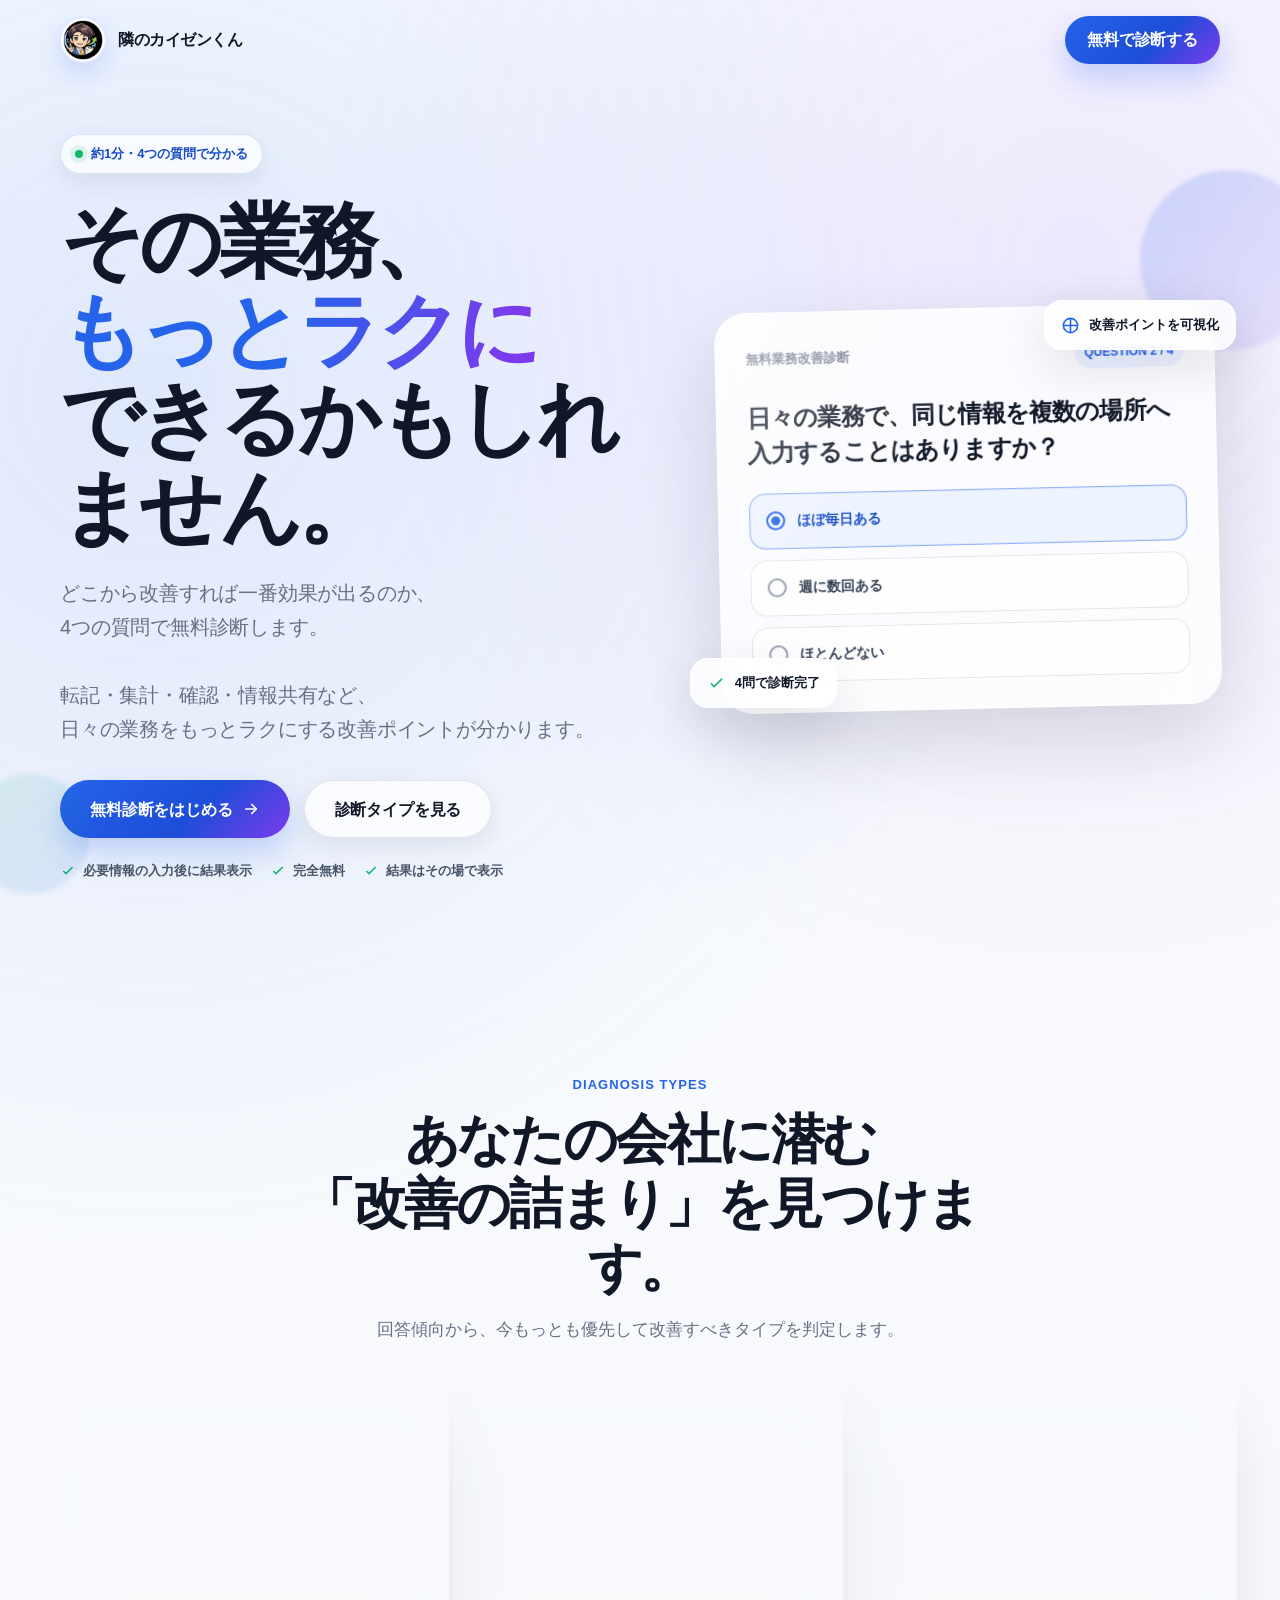
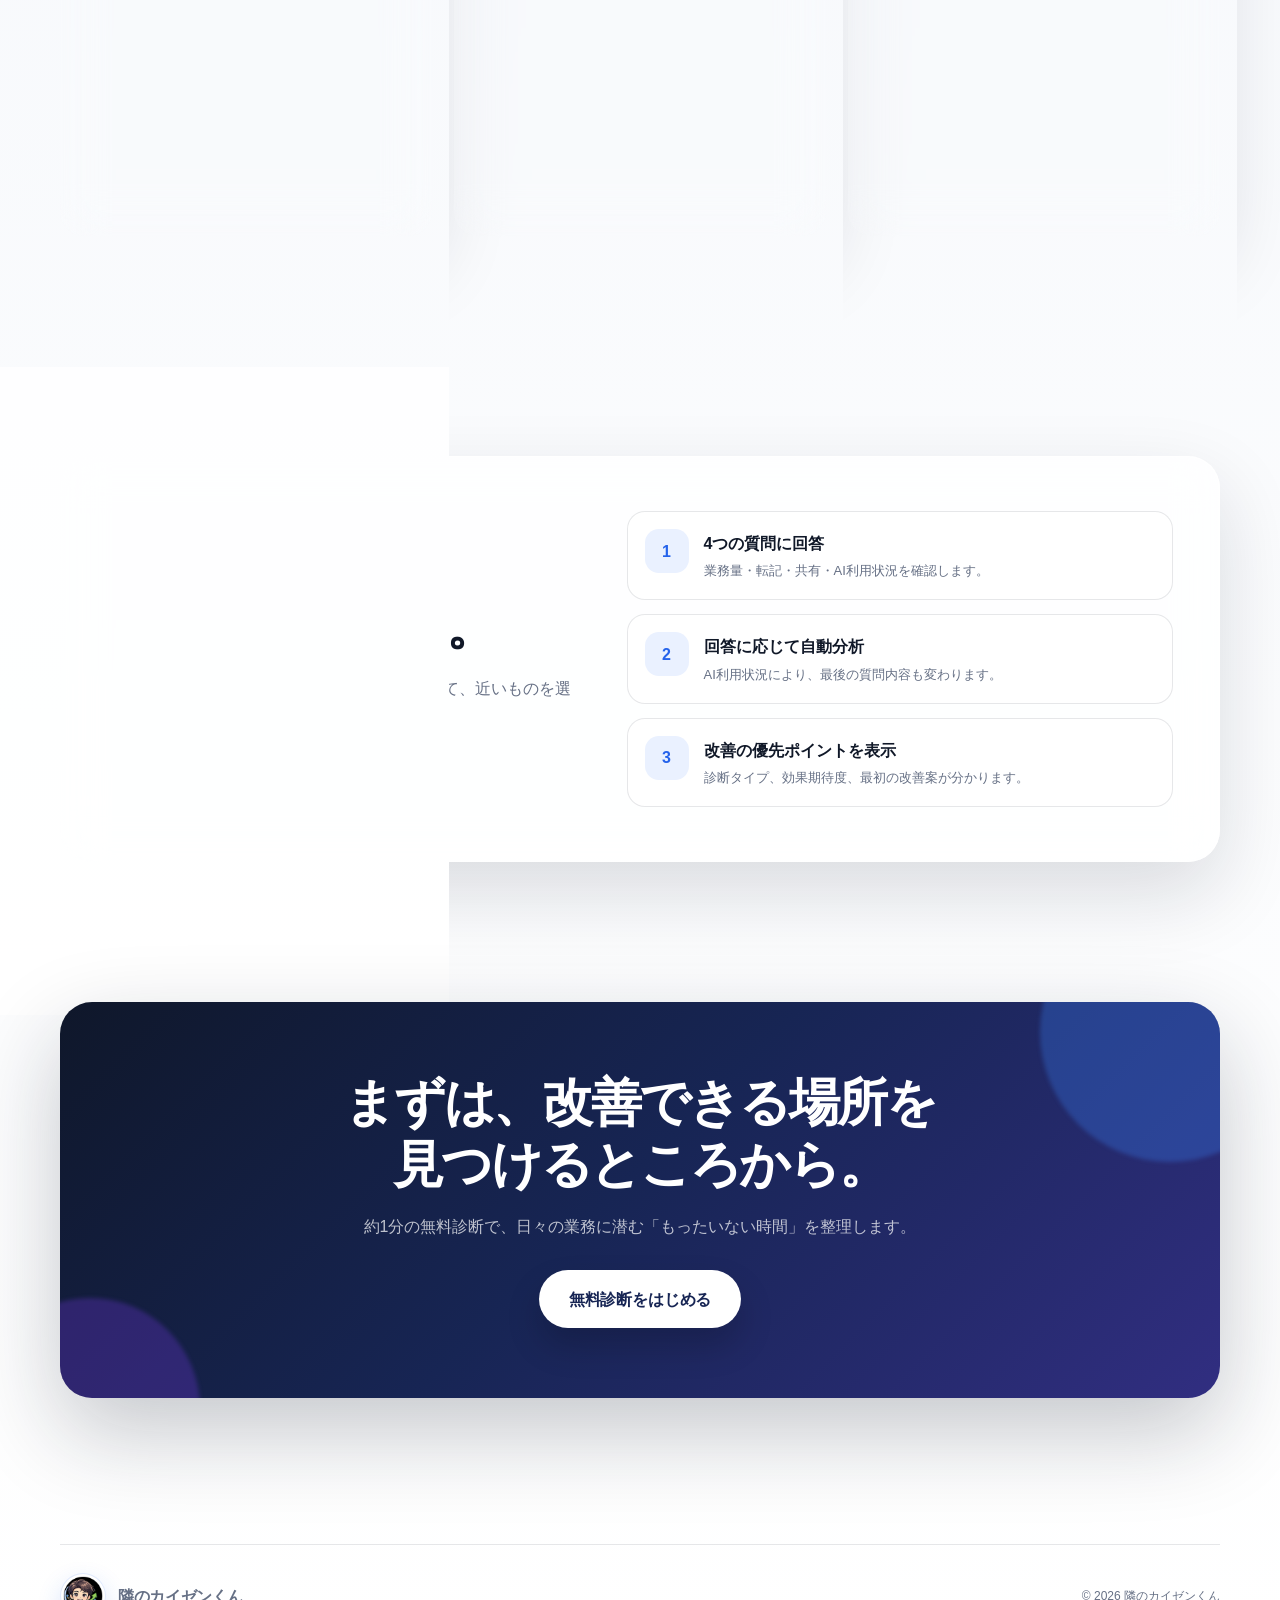
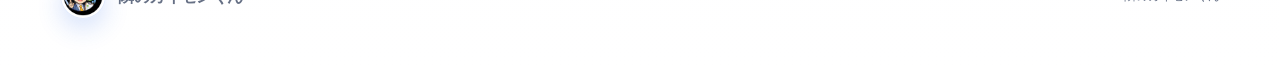
<file: index.html>
<!DOCTYPE html>
<html lang="ja">
<head>
<!-- Google Tag Manager -->
<script>(function(w,d,s,l,i){w[l]=w[l]||[];w[l].push({'gtm.start':
new Date().getTime(),event:'gtm.js'});var f=d.getElementsByTagName(s)[0],
j=d.createElement(s),dl=l!='dataLayer'?'&l='+l:'';j.async=true;j.src=
'https://www.googletagmanager.com/gtm.js?id='+i+dl;f.parentNode.insertBefore(j,f);
})(window,document,'script','dataLayer','GTM-MLCZC74X');</script>
<!-- End Google Tag Manager -->
  <meta charset="UTF-8" />
  <meta name="viewport" content="width=device-width, initial-scale=1.0" />
  <meta name="description" content="4つの質問で、業務改善の優先ポイントを無料診断。転記・集計・確認・情報共有など、日々の業務をもっとラクにするヒントが分かります。" />
  <meta name="theme-color" content="#f7f9fc" />
  <link rel="icon" type="image/png" href="./kaizenkun-favicon.png" />
  <link rel="apple-touch-icon" href="./kaizenkun-icon.png" />
  <title>無料業務改善診断｜隣のカイゼンくん</title>
  <style>
    :root {
      --bg: #f7f9fc;
      --surface: rgba(255, 255, 255, 0.76);
      --surface-solid: #ffffff;
      --text: #101828;
      --muted: #667085;
      --line: rgba(16, 24, 40, 0.10);
      --primary: #2563eb;
      --primary-dark: #164cc5;
      --primary-soft: #eaf1ff;
      --accent: #7c3aed;
      --success: #12b76a;
      --warning: #f79009;
      --danger: #f04438;
      --shadow-lg: 0 32px 80px rgba(15, 23, 42, 0.14);
      --shadow-md: 0 18px 50px rgba(15, 23, 42, 0.10);
      --shadow-sm: 0 8px 24px rgba(15, 23, 42, 0.08);
      --radius-xl: 32px;
      --radius-lg: 24px;
      --radius-md: 18px;
      --radius-sm: 12px;
      --container: 1160px;
    }

    * { box-sizing: border-box; }
    html { scroll-behavior: smooth; }
    body {
      margin: 0;
      font-family: -apple-system, BlinkMacSystemFont, "Segoe UI", "Hiragino Sans", "Hiragino Kaku Gothic ProN", "Yu Gothic", Meiryo, sans-serif;
      color: var(--text);
      background:
        radial-gradient(circle at 12% 12%, rgba(37, 99, 235, .13), transparent 28%),
        radial-gradient(circle at 84% 8%, rgba(124, 58, 237, .10), transparent 24%),
        linear-gradient(180deg, #fbfdff 0%, var(--bg) 42%, #ffffff 100%);
      min-height: 100vh;
      line-height: 1.7;
      overflow-x: hidden;
    }

    body.modal-open { overflow: hidden; }
    button, a { -webkit-tap-highlight-color: transparent; }
    button { font: inherit; }
    a { color: inherit; text-decoration: none; }

    .container {
      width: min(calc(100% - 40px), var(--container));
      margin: 0 auto;
    }

    .site-header {
      position: fixed;
      top: 0;
      left: 0;
      width: 100%;
      z-index: 40;
      padding: 16px 0;
      transition: .3s ease;
    }

    .site-header.scrolled {
      padding: 10px 0;
      background: rgba(247, 249, 252, .78);
      border-bottom: 1px solid rgba(16, 24, 40, .07);
      backdrop-filter: blur(18px);
      -webkit-backdrop-filter: blur(18px);
    }

    .header-inner {
      display: flex;
      align-items: center;
      justify-content: space-between;
      gap: 20px;
    }

    .brand {
      display: inline-flex;
      align-items: center;
      gap: 12px;
      font-weight: 800;
      letter-spacing: -.03em;
      white-space: nowrap;
    }

    .brand-mark {
      width: 46px;
      height: 46px;
      display: grid;
      place-items: center;
      flex: 0 0 auto;
      border-radius: 50%;
      background: rgba(255,255,255,.82);
      border: 1px solid rgba(37,99,235,.14);
      box-shadow: 0 10px 24px rgba(37, 99, 235, .18);
      overflow: hidden;
    }

    .brand-mark img { width: 100%; height: 100%; object-fit: cover; display: block; }
    .brand-name { font-size: 16px; }

    .btn {
      border: 0;
      border-radius: 999px;
      min-height: 48px;
      padding: 0 22px;
      display: inline-flex;
      align-items: center;
      justify-content: center;
      gap: 9px;
      font-weight: 800;
      letter-spacing: -.01em;
      cursor: pointer;
      transition: transform .2s ease, box-shadow .2s ease, background .2s ease, opacity .2s ease;
    }

    .btn:hover { transform: translateY(-2px); }
    .btn:active { transform: translateY(0); }

    .btn-primary {
      color: #fff;
      background: linear-gradient(135deg, var(--primary), #1d4ed8 58%, var(--accent));
      box-shadow: 0 14px 30px rgba(37, 99, 235, .24);
    }

    .btn-primary:hover { box-shadow: 0 18px 38px rgba(37, 99, 235, .32); }

    .btn-secondary {
      color: var(--text);
      background: rgba(255,255,255,.72);
      border: 1px solid var(--line);
      box-shadow: var(--shadow-sm);
      backdrop-filter: blur(14px);
      -webkit-backdrop-filter: blur(14px);
    }

    .btn-large { min-height: 58px; padding: 0 30px; font-size: 16px; }
    .btn-full { width: 100%; }

    .hero {
      min-height: 100svh;
      display: grid;
      align-items: center;
      padding: 134px 0 82px;
      position: relative;
    }

    .hero::before,
    .hero::after {
      content: "";
      position: absolute;
      border-radius: 50%;
      filter: blur(2px);
      pointer-events: none;
      animation: floatOrb 8s ease-in-out infinite;
    }

    .hero::before {
      width: 180px;
      height: 180px;
      right: -40px;
      top: 170px;
      background: linear-gradient(135deg, rgba(37,99,235,.18), rgba(124,58,237,.08));
    }

    .hero::after {
      width: 120px;
      height: 120px;
      left: -30px;
      bottom: 70px;
      background: linear-gradient(135deg, rgba(18,183,106,.10), rgba(37,99,235,.10));
      animation-delay: -3s;
    }

    .hero-grid {
      display: grid;
      grid-template-columns: 1.08fr .92fr;
      gap: 64px;
      align-items: center;
    }

    .eyebrow {
      display: inline-flex;
      align-items: center;
      gap: 8px;
      border: 1px solid rgba(37,99,235,.16);
      background: rgba(255,255,255,.72);
      color: var(--primary-dark);
      border-radius: 999px;
      padding: 8px 14px;
      font-size: 13px;
      font-weight: 800;
      box-shadow: var(--shadow-sm);
      backdrop-filter: blur(14px);
      -webkit-backdrop-filter: blur(14px);
    }

    .eyebrow-dot {
      width: 8px;
      height: 8px;
      border-radius: 50%;
      background: var(--success);
      box-shadow: 0 0 0 5px rgba(18,183,106,.12);
    }

    h1 {
      margin: 24px 0 24px;
      font-size: clamp(44px, 6.8vw, 82px);
      line-height: 1.08;
      letter-spacing: -.055em;
      font-weight: 850;
    }

    .gradient-text {
      color: transparent;
      background: linear-gradient(100deg, var(--primary) 8%, #2563eb 48%, var(--accent) 94%);
      -webkit-background-clip: text;
      background-clip: text;
    }

    .hero-copy {
      max-width: 650px;
      font-size: clamp(16px, 1.6vw, 20px);
      color: var(--muted);
      margin: 0 0 34px;
      letter-spacing: -.01em;
    }

    .hero-actions {
      display: flex;
      flex-wrap: wrap;
      gap: 14px;
      align-items: center;
    }

    .microcopy {
      display: flex;
      flex-wrap: wrap;
      gap: 18px;
      margin-top: 22px;
      color: #475467;
      font-size: 13px;
      font-weight: 700;
    }

    .microcopy span { display: inline-flex; align-items: center; gap: 7px; }
    .microcopy svg { width: 16px; height: 16px; color: var(--success); }

    .diagnosis-preview {
      position: relative;
      min-height: 520px;
      display: grid;
      place-items: center;
    }

    .glass-card {
      background: var(--surface);
      border: 1px solid rgba(255,255,255,.86);
      box-shadow: var(--shadow-lg);
      backdrop-filter: blur(22px);
      -webkit-backdrop-filter: blur(22px);
    }

    .preview-card {
      width: min(100%, 500px);
      border-radius: var(--radius-xl);
      padding: 30px;
      position: relative;
      overflow: hidden;
      transform: rotate(-1.3deg);
      animation: cardFloat 6s ease-in-out infinite;
    }

    .preview-card::before {
      content: "";
      position: absolute;
      inset: 0;
      background: linear-gradient(135deg, rgba(255,255,255,.50), transparent 40%);
      pointer-events: none;
    }

    .preview-top {
      display: flex;
      align-items: center;
      justify-content: space-between;
      gap: 14px;
      margin-bottom: 26px;
    }

    .preview-label { font-size: 13px; color: var(--muted); font-weight: 700; }
    .preview-step { font-size: 12px; font-weight: 800; color: var(--primary); background: var(--primary-soft); border-radius: 999px; padding: 6px 10px; }
    .preview-question { font-size: 24px; line-height: 1.45; letter-spacing: -.035em; font-weight: 850; margin: 0 0 22px; }

    .fake-option {
      display: flex;
      align-items: center;
      gap: 12px;
      padding: 15px 16px;
      margin-top: 11px;
      border-radius: 16px;
      border: 1px solid var(--line);
      background: rgba(255,255,255,.62);
      color: #344054;
      font-size: 14px;
      font-weight: 700;
    }

    .fake-option.active {
      border-color: rgba(37,99,235,.45);
      background: rgba(234,241,255,.84);
      color: var(--primary-dark);
      box-shadow: inset 0 0 0 1px rgba(37,99,235,.08);
    }

    .fake-radio {
      width: 19px;
      height: 19px;
      border-radius: 50%;
      border: 2px solid #98a2b3;
      display: grid;
      place-items: center;
      flex: 0 0 auto;
    }

    .fake-option.active .fake-radio { border-color: var(--primary); }
    .fake-option.active .fake-radio::after { content: ""; width: 9px; height: 9px; border-radius: 50%; background: var(--primary); }

    .floating-chip {
      position: absolute;
      border-radius: 18px;
      padding: 13px 16px;
      background: rgba(255,255,255,.84);
      border: 1px solid rgba(255,255,255,.92);
      box-shadow: var(--shadow-md);
      backdrop-filter: blur(18px);
      -webkit-backdrop-filter: blur(18px);
      font-size: 13px;
      font-weight: 800;
      display: flex;
      align-items: center;
      gap: 9px;
    }

    .floating-chip svg { width: 19px; height: 19px; }
    .chip-a { right: -16px; top: 52px; animation: chipFloat 5s ease-in-out infinite; }
    .chip-b { left: -26px; bottom: 60px; animation: chipFloat 5.5s ease-in-out infinite -1.5s; }
    .chip-a svg { color: var(--primary); }
    .chip-b svg { color: var(--success); }

    section { padding: 110px 0; }

    .section-heading {
      max-width: 760px;
      margin: 0 auto 52px;
      text-align: center;
    }

    .section-kicker {
      color: var(--primary);
      font-size: 13px;
      font-weight: 850;
      letter-spacing: .08em;
      text-transform: uppercase;
    }

    .section-heading h2 {
      margin: 12px 0 16px;
      font-size: clamp(32px, 4.4vw, 54px);
      line-height: 1.18;
      letter-spacing: -.045em;
    }

    .section-heading p { margin: 0; color: var(--muted); font-size: 17px; }

    .type-grid {
      display: grid;
      grid-template-columns: repeat(3, 1fr);
      gap: 22px;
    }

    .type-card {
      padding: 30px;
      border-radius: var(--radius-lg);
      min-height: 360px;
      display: flex;
      flex-direction: column;
      position: relative;
      overflow: hidden;
      transition: transform .3s ease, box-shadow .3s ease;
    }

    .type-card:hover { transform: translateY(-8px); box-shadow: var(--shadow-lg); }
    .type-card::after { content: ""; position: absolute; width: 170px; height: 170px; border-radius: 50%; right: -70px; bottom: -70px; opacity: .18; }
    .type-card:nth-child(1)::after { background: var(--primary); }
    .type-card:nth-child(2)::after { background: var(--accent); }
    .type-card:nth-child(3)::after { background: var(--success); }

    .type-icon {
      width: 54px;
      height: 54px;
      border-radius: 17px;
      display: grid;
      place-items: center;
      margin-bottom: 28px;
    }
    .type-icon svg { width: 26px; height: 26px; }
    .icon-blue { color: var(--primary); background: var(--primary-soft); }
    .icon-purple { color: var(--accent); background: #f1eafe; }
    .icon-green { color: var(--success); background: #e8f8f0; }

    .type-card h3 { font-size: 24px; letter-spacing: -.03em; margin: 0 0 12px; }
    .type-card p { margin: 0; color: var(--muted); font-size: 15px; }
    .type-points { margin: 22px 0 0; padding: 0; list-style: none; display: grid; gap: 10px; }
    .type-points li { display: flex; align-items: flex-start; gap: 9px; font-size: 14px; color: #344054; font-weight: 700; }
    .type-points svg { width: 17px; height: 17px; color: var(--success); margin-top: 3px; flex: 0 0 auto; }

    .stars-wrap { margin-top: auto; padding-top: 26px; }
    .stars-label { font-size: 12px; color: var(--muted); font-weight: 800; margin-bottom: 6px; }
    .stars { letter-spacing: 4px; color: #f5b301; font-size: 20px; }

    .process {
      position: relative;
    }

    .process-shell {
      border-radius: var(--radius-xl);
      padding: 46px;
      display: grid;
      grid-template-columns: .92fr 1.08fr;
      gap: 54px;
      align-items: center;
    }

    .process-copy h2 { font-size: clamp(31px, 4vw, 50px); line-height: 1.2; letter-spacing: -.045em; margin: 12px 0 18px; }
    .process-copy p { color: var(--muted); margin: 0 0 28px; }

    .steps { display: grid; gap: 14px; }
    .step-item { display: grid; grid-template-columns: 44px 1fr; gap: 15px; align-items: start; padding: 17px; border-radius: 18px; background: rgba(255,255,255,.62); border: 1px solid var(--line); }
    .step-number { width: 44px; height: 44px; border-radius: 14px; display: grid; place-items: center; font-weight: 850; color: var(--primary); background: var(--primary-soft); }
    .step-item h3 { font-size: 16px; margin: 1px 0 3px; }
    .step-item p { font-size: 13px; margin: 0; color: var(--muted); }

    .bottom-cta { padding-top: 30px; }
    .cta-card {
      position: relative;
      overflow: hidden;
      border-radius: var(--radius-xl);
      padding: 70px 50px;
      text-align: center;
      color: #fff;
      background: linear-gradient(135deg, #0f172a 0%, #172554 48%, #312e81 100%);
      box-shadow: 0 34px 90px rgba(15,23,42,.24);
    }

    .cta-card::before,
    .cta-card::after {
      content: "";
      position: absolute;
      border-radius: 50%;
      filter: blur(2px);
      pointer-events: none;
    }
    .cta-card::before { width: 260px; height: 260px; right: -80px; top: -100px; background: rgba(59,130,246,.30); }
    .cta-card::after { width: 220px; height: 220px; left: -80px; bottom: -120px; background: rgba(124,58,237,.28); }
    .cta-card > * { position: relative; z-index: 1; }
    .cta-card h2 { font-size: clamp(34px, 4vw, 54px); line-height: 1.2; letter-spacing: -.045em; margin: 0 0 18px; }
    .cta-card p { max-width: 650px; margin: 0 auto 30px; color: rgba(255,255,255,.72); }
    .cta-card .btn { background: #fff; color: #172554; box-shadow: 0 18px 34px rgba(0,0,0,.18); }

    footer { padding: 36px 0 54px; color: var(--muted); font-size: 12px; }
    .footer-inner { display: flex; align-items: center; justify-content: space-between; gap: 20px; border-top: 1px solid var(--line); padding-top: 28px; }

    .modal-backdrop {
      position: fixed;
      inset: 0;
      z-index: 100;
      display: none;
      align-items: center;
      justify-content: center;
      padding: 20px;
      background: rgba(15, 23, 42, .46);
      backdrop-filter: blur(12px);
      -webkit-backdrop-filter: blur(12px);
      opacity: 0;
      transition: opacity .25s ease;
    }

    .modal-backdrop.is-open { display: flex; }
    .modal-backdrop.is-visible { opacity: 1; }

    .modal {
      width: min(100%, 720px);
      max-height: min(90svh, 820px);
      overflow-y: auto;
      border-radius: 30px;
      background: rgba(255,255,255,.94);
      border: 1px solid rgba(255,255,255,.92);
      box-shadow: 0 40px 120px rgba(15,23,42,.28);
      transform: translateY(18px) scale(.985);
      transition: transform .25s ease;
    }

    .modal-backdrop.is-visible .modal { transform: translateY(0) scale(1); }

    .modal-header {
      position: sticky;
      top: 0;
      z-index: 2;
      display: flex;
      align-items: center;
      justify-content: space-between;
      gap: 20px;
      padding: 22px 26px 16px;
      background: rgba(255,255,255,.88);
      backdrop-filter: blur(18px);
      -webkit-backdrop-filter: blur(18px);
      border-bottom: 1px solid var(--line);
    }

    .modal-title { margin: 0; font-size: 18px; letter-spacing: -.02em; }
    .icon-btn { width: 40px; height: 40px; border-radius: 50%; border: 1px solid var(--line); background: #fff; display: grid; place-items: center; cursor: pointer; color: #475467; }
    .icon-btn svg { width: 19px; height: 19px; }

    .progress-wrap { padding: 18px 26px 0; }
    .progress-info { display: flex; align-items: center; justify-content: space-between; gap: 20px; color: var(--muted); font-size: 12px; font-weight: 800; margin-bottom: 8px; }
    .progress-bar { height: 7px; border-radius: 999px; background: #edf1f7; overflow: hidden; }
    .progress-fill { height: 100%; width: 25%; border-radius: inherit; background: linear-gradient(90deg, var(--primary), var(--accent)); transition: width .35s ease; }

    .modal-body { padding: 28px 26px 28px; }
    .question-screen { animation: fadeSlide .32s ease; }
    .question-kicker { font-size: 13px; color: var(--primary); font-weight: 850; margin-bottom: 10px; }
    .question-title { margin: 0 0 8px; font-size: clamp(25px, 4vw, 34px); line-height: 1.35; letter-spacing: -.04em; }
    .question-note { margin: 0 0 24px; color: var(--muted); font-size: 14px; }

    .option-list { display: grid; gap: 12px; }
    .option-card {
      display: grid;
      grid-template-columns: 24px 1fr;
      gap: 14px;
      align-items: center;
      width: 100%;
      text-align: left;
      border-radius: 18px;
      border: 1px solid var(--line);
      background: rgba(255,255,255,.72);
      padding: 17px 18px;
      cursor: pointer;
      transition: .2s ease;
      color: var(--text);
    }

    .option-card:hover { border-color: rgba(37,99,235,.36); transform: translateY(-1px); box-shadow: 0 10px 24px rgba(15,23,42,.06); }
    .option-card.selected { border-color: var(--primary); background: var(--primary-soft); box-shadow: inset 0 0 0 1px rgba(37,99,235,.08); }
    .option-radio { width: 22px; height: 22px; border-radius: 50%; border: 2px solid #98a2b3; display: grid; place-items: center; }
    .option-card.selected .option-radio { border-color: var(--primary); }
    .option-card.selected .option-radio::after { content: ""; width: 10px; height: 10px; border-radius: 50%; background: var(--primary); }
    .option-main { font-weight: 800; font-size: 15px; line-height: 1.45; }
    .option-sub { display: block; margin-top: 4px; color: var(--muted); font-size: 12px; font-weight: 600; }

    .modal-actions { display: flex; align-items: center; justify-content: space-between; gap: 14px; margin-top: 26px; }
    .btn-back { visibility: hidden; }
    .btn-back.is-visible { visibility: visible; }
    .btn-next[disabled] { opacity: .45; pointer-events: none; }

    .result-body { padding: 34px 28px 30px; }
    .result-hero { text-align: center; }
    .result-badge { display: inline-flex; align-items: center; gap: 8px; border-radius: 999px; color: var(--primary); background: var(--primary-soft); padding: 8px 13px; font-size: 12px; font-weight: 850; }
    .result-icon { width: 72px; height: 72px; border-radius: 24px; display: grid; place-items: center; margin: 22px auto 18px; color: #fff; background: linear-gradient(135deg, var(--primary), var(--accent)); box-shadow: 0 18px 38px rgba(37,99,235,.26); }
    .result-icon svg { width: 34px; height: 34px; }
    .result-title { font-size: clamp(30px, 5vw, 44px); line-height: 1.2; letter-spacing: -.045em; margin: 0 0 10px; }
    .result-lead { color: var(--muted); max-width: 560px; margin: 0 auto; }

    .expectation-card { margin-top: 26px; padding: 20px; border-radius: 20px; background: linear-gradient(135deg, #fff9e7, #fffdf7); border: 1px solid rgba(245,179,1,.22); text-align: center; }
    .expectation-label { font-size: 12px; color: #7a5a00; font-weight: 850; }
    .expectation-stars { font-size: 30px; letter-spacing: 5px; color: #f5b301; margin: 5px 0 3px; }
    .expectation-text { font-size: 12px; color: #8a6a15; }

    .result-grid { display: grid; grid-template-columns: 1fr 1fr; gap: 14px; margin-top: 18px; }
    .result-panel { border: 1px solid var(--line); border-radius: 20px; padding: 20px; background: rgba(255,255,255,.76); }
    .result-panel h3 { margin: 0 0 12px; font-size: 15px; }
    .result-list { list-style: none; padding: 0; margin: 0; display: grid; gap: 10px; }
    .result-list li { display: flex; gap: 9px; align-items: flex-start; font-size: 13px; color: #475467; }
    .result-list svg { width: 16px; height: 16px; flex: 0 0 auto; margin-top: 3px; color: var(--success); }
    .score-bars { display: grid; gap: 11px; }
    .score-row { display: grid; grid-template-columns: 104px 1fr 34px; gap: 9px; align-items: center; font-size: 12px; font-weight: 800; color: #475467; }
    .score-track { height: 8px; border-radius: 999px; background: #edf1f7; overflow: hidden; }
    .score-fill { height: 100%; border-radius: inherit; background: linear-gradient(90deg, var(--primary), var(--accent)); transition: width .7s ease .2s; }
    .result-cta { margin-top: 20px; padding: 22px; border-radius: 22px; background: #f8faff; border: 1px solid rgba(37,99,235,.14); text-align: center; }
    .result-cta p { margin: 0 0 14px; color: #475467; font-size: 13px; }
    .result-subactions { display: flex; justify-content: center; margin-top: 12px; }
    .text-button { border: 0; background: transparent; color: var(--muted); font-size: 12px; text-decoration: underline; cursor: pointer; }

    .lead-gate { padding: 34px 28px 30px; }
    .lead-gate-head { text-align: center; }
    .lead-gate-icon { width: 76px; height: 76px; border-radius: 24px; display: grid; place-items: center; margin: 0 auto 18px; color: #fff; background: linear-gradient(135deg, var(--primary), var(--accent)); box-shadow: 0 18px 38px rgba(37,99,235,.26); }
    .lead-gate-icon svg { width: 36px; height: 36px; }
    .lead-gate h2 { margin: 0 0 10px; font-size: clamp(30px, 5vw, 44px); line-height: 1.2; letter-spacing: -.045em; }
    .lead-gate-lead { margin: 0 auto; max-width: 560px; color: var(--muted); }
    .found-count { margin: 24px 0 18px; padding: 20px; border-radius: 22px; background: linear-gradient(135deg, #f8faff, #f5f3ff); border: 1px solid rgba(37,99,235,.14); text-align: center; }
    .found-count strong { display: block; font-size: 30px; line-height: 1.25; letter-spacing: -.04em; }
    .found-count span { color: var(--muted); font-size: 13px; }
    .lead-form { display: grid; gap: 16px; margin-top: 22px; }
    .form-field { display: grid; gap: 8px; }
    .form-field label { font-size: 13px; font-weight: 850; color: #344054; }
    .required-badge { margin-left: 7px; color: var(--danger); font-size: 11px; }
    .form-field input { width: 100%; min-height: 54px; border: 1px solid var(--line); border-radius: 16px; padding: 0 16px; background: #fff; color: var(--text); font: inherit; outline: none; transition: border-color .2s ease, box-shadow .2s ease; }
    .form-field input:focus { border-color: var(--primary); box-shadow: 0 0 0 4px rgba(37,99,235,.10); }
    .form-field input.is-error { border-color: var(--danger); box-shadow: 0 0 0 4px rgba(240,68,56,.08); }
    .field-note { color: var(--muted); font-size: 11px; }
    .field-error { display: none; color: var(--danger); font-size: 11px; font-weight: 700; }
    .field-error.show { display: block; }
    .privacy-note { margin: 14px 0 0; color: var(--muted); font-size: 11px; line-height: 1.65; text-align: center; }
    .improvement-list { display: grid; gap: 12px; margin-top: 18px; }
    .improvement-item { display: grid; grid-template-columns: 42px 1fr; gap: 13px; align-items: start; padding: 17px; border-radius: 18px; border: 1px solid var(--line); background: rgba(255,255,255,.78); }
    .improvement-number { width: 42px; height: 42px; border-radius: 14px; display: grid; place-items: center; color: var(--primary); background: var(--primary-soft); font-size: 13px; font-weight: 900; }
    .improvement-item h4 { margin: 0 0 4px; font-size: 15px; }
    .improvement-item p { margin: 0; color: var(--muted); font-size: 12px; }
    .free-offer { margin-top: 20px; padding: 22px; border-radius: 22px; text-align: center; color: #fff; background: linear-gradient(135deg, #0f172a, #312e81); box-shadow: var(--shadow-md); }
    .free-offer strong { display: block; font-size: 20px; margin-bottom: 6px; }
    .free-offer span { font-size: 12px; color: rgba(255,255,255,.72); }

    .toast {
      position: fixed;
      left: 50%;
      bottom: 28px;
      z-index: 150;
      transform: translate(-50%, 20px);
      opacity: 0;
      pointer-events: none;
      background: #101828;
      color: #fff;
      border-radius: 999px;
      padding: 12px 18px;
      font-size: 13px;
      font-weight: 700;
      box-shadow: var(--shadow-md);
      transition: .3s ease;
    }
    .toast.show { opacity: 1; transform: translate(-50%, 0); }

    .reveal { opacity: 0; transform: translateY(28px); transition: opacity .7s ease, transform .7s ease; }
    .reveal.visible { opacity: 1; transform: translateY(0); }

    @keyframes cardFloat { 0%,100% { transform: rotate(-1.3deg) translateY(0); } 50% { transform: rotate(-.4deg) translateY(-10px); } }
    @keyframes chipFloat { 0%,100% { transform: translateY(0); } 50% { transform: translateY(-9px); } }
    @keyframes floatOrb { 0%,100% { transform: translate3d(0,0,0); } 50% { transform: translate3d(0,-14px,0); } }
    @keyframes fadeSlide { from { opacity: 0; transform: translateX(12px); } to { opacity: 1; transform: translateX(0); } }


    .analysis-loader { padding: 54px 28px 48px; text-align: center; }
    .analysis-orbit { width: 96px; height: 96px; margin: 0 auto 24px; position: relative; display: grid; place-items: center; }
    .analysis-orbit::before, .analysis-orbit::after { content: ""; position: absolute; border-radius: 50%; }
    .analysis-orbit::before { inset: 0; border: 3px solid rgba(37,99,235,.12); border-top-color: var(--primary); border-right-color: var(--accent); animation: analysisSpin 1.1s linear infinite; }
    .analysis-orbit::after { inset: 14px; border: 2px solid rgba(124,58,237,.10); border-bottom-color: var(--accent); animation: analysisSpinReverse 1.5s linear infinite; }
    .analysis-orbit-icon { width: 48px; height: 48px; border-radius: 17px; display: grid; place-items: center; color: #fff; background: linear-gradient(135deg,var(--primary),var(--accent)); box-shadow: 0 14px 30px rgba(37,99,235,.25); animation: analysisPulse 1.7s ease-in-out infinite; }
    .analysis-orbit-icon svg { width: 25px; height: 25px; }
    .analysis-loader h2 { margin: 0 0 8px; font-size: clamp(27px,4vw,38px); letter-spacing: -.04em; }
    .analysis-loader > p { margin: 0 auto; max-width: 520px; color: var(--muted); }
    .analysis-steps { width: min(100%, 470px); margin: 30px auto 0; display: grid; gap: 10px; text-align: left; }
    .analysis-step { display: flex; align-items: center; gap: 12px; padding: 13px 15px; border-radius: 15px; border: 1px solid var(--line); background: rgba(255,255,255,.72); color: #667085; font-size: 13px; font-weight: 750; transition: .35s ease; }
    .analysis-step-dot { width: 22px; height: 22px; border-radius: 50%; display: grid; place-items: center; flex: 0 0 auto; background: #edf1f7; color: #98a2b3; font-size: 11px; }
    .analysis-step.active { border-color: rgba(37,99,235,.3); background: var(--primary-soft); color: var(--primary-dark); transform: translateX(4px); }
    .analysis-step.active .analysis-step-dot { background: var(--primary); color: #fff; box-shadow: 0 0 0 5px rgba(37,99,235,.10); }
    .analysis-step.done { color: #166534; background: #effcf5; border-color: rgba(18,183,106,.22); }
    .analysis-step.done .analysis-step-dot { background: var(--success); color: #fff; }
    .submit-status { min-height: 22px; margin-top: 8px; text-align: center; color: var(--danger); font-size: 12px; font-weight: 700; }
    @keyframes analysisSpin { to { transform: rotate(360deg); } }
    @keyframes analysisSpinReverse { to { transform: rotate(-360deg); } }
    @keyframes analysisPulse { 0%,100% { transform: scale(1); } 50% { transform: scale(1.07); } }

    @media (max-width: 920px) {
      .hero { min-height: auto; padding-top: 130px; }
      .hero-grid, .process-shell { grid-template-columns: 1fr; }
      .hero-grid { gap: 44px; }
      .hero-copy br { display: none; }
      .diagnosis-preview { min-height: 460px; }
      .type-grid { grid-template-columns: 1fr; }
      .type-card { min-height: auto; }
      .process-shell { padding: 34px; gap: 36px; }
    }

    @media (max-width: 640px) {
      .container { width: min(calc(100% - 28px), var(--container)); }
      .site-header { padding-top: 12px; }
      .brand-name { font-size: 14px; }
      .brand-mark { width: 40px; height: 40px; }
      .header-inner .btn { min-height: 42px; padding: 0 16px; font-size: 13px; }
      .hero { padding: 112px 0 64px; }
      h1 { font-size: clamp(42px, 13vw, 60px); }
      .hero-actions { display: grid; }
      .hero-actions .btn { width: 100%; }
      .microcopy { gap: 10px 16px; }
      .diagnosis-preview { min-height: 420px; }
      .preview-card { padding: 22px; border-radius: 24px; }
      .preview-question { font-size: 20px; }
      .chip-a { right: -8px; top: 20px; }
      .chip-b { left: -6px; bottom: 22px; }
      .floating-chip { font-size: 11px; padding: 10px 12px; }
      section { padding: 78px 0; }
      .section-heading { margin-bottom: 34px; }
      .section-heading p { font-size: 15px; }
      .type-card { padding: 24px; }
      .process-shell { padding: 25px 20px; border-radius: 26px; }
      .cta-card { padding: 52px 22px; border-radius: 26px; }
      .footer-inner { flex-direction: column; align-items: flex-start; }
      .modal-backdrop { padding: 0; align-items: flex-end; }
      .modal { width: 100%; max-height: 94svh; border-radius: 26px 26px 0 0; }
      .modal-header { padding: 18px 18px 14px; }
      .progress-wrap { padding: 16px 18px 0; }
      .modal-body, .result-body, .lead-gate { padding: 24px 18px 24px; }
      .modal-actions { position: sticky; bottom: 0; padding-top: 14px; background: linear-gradient(180deg, rgba(255,255,255,0), rgba(255,255,255,.98) 28%); }
      .modal-actions .btn { min-height: 50px; }
      .result-grid { grid-template-columns: 1fr; }
      .score-row { grid-template-columns: 92px 1fr 32px; }
    }

    @media (prefers-reduced-motion: reduce) {
      *, *::before, *::after { animation-duration: .01ms !important; animation-iteration-count: 1 !important; scroll-behavior: auto !important; transition-duration: .01ms !important; }
      .reveal { opacity: 1; transform: none; }
    }
  .optional-note{display:inline-block;margin-left:10px;color:#98a2b3;font-size:11px;font-weight:600;vertical-align:middle;}
</style>
</head>
<body>
<!-- Google Tag Manager (noscript) -->
<noscript><iframe src="https://www.googletagmanager.com/ns.html?id=GTM-MLCZC74X"
height="0" width="0" style="display:none;visibility:hidden"></iframe></noscript>
<!-- End Google Tag Manager (noscript) -->
  <header class="site-header" id="siteHeader">
    <div class="container header-inner">
      <a href="#top" class="brand" aria-label="隣のカイゼンくん トップへ">
        <span class="brand-mark" aria-hidden="true">
          <img src="./kaizenkun-icon.png" alt="" width="46" height="46" />
        </span>
        <span class="brand-name">隣のカイゼンくん</span>
      </a>
      <button class="btn btn-primary js-open-diagnosis">無料で診断する</button>
    </div>
  </header>

  <main id="top">
    <section class="hero">
      <div class="container hero-grid">
        <div class="hero-content reveal">
          <div class="eyebrow"><span class="eyebrow-dot"></span>約1分・4つの質問で分かる</div>
          <h1>その業務、<br><span class="gradient-text">もっとラクに</span><br>できるかもしれません。</h1>
          <p class="hero-copy">どこから改善すれば一番効果が出るのか、<br>4つの質問で無料診断します。<br><br>転記・集計・確認・情報共有など、<br>日々の業務をもっとラクにする改善ポイントが分かります。</p>
          <div class="hero-actions">
            <button class="btn btn-primary btn-large js-open-diagnosis">
              無料診断をはじめる
              <svg width="18" height="18" viewBox="0 0 24 24" fill="none" stroke="currentColor" stroke-width="2.2" stroke-linecap="round" stroke-linejoin="round" aria-hidden="true"><path d="M5 12h14"/><path d="m13 6 6 6-6 6"/></svg>
            </button>
            <a class="btn btn-secondary btn-large" href="#types">診断タイプを見る</a>
          </div>
          <div class="microcopy">
            <span><svg viewBox="0 0 24 24" fill="none" stroke="currentColor" stroke-width="2.3"><path d="m5 12 4 4L19 6"/></svg>必要情報の入力後に結果表示</span>
            <span><svg viewBox="0 0 24 24" fill="none" stroke="currentColor" stroke-width="2.3"><path d="m5 12 4 4L19 6"/></svg>完全無料</span>
            <span><svg viewBox="0 0 24 24" fill="none" stroke="currentColor" stroke-width="2.3"><path d="m5 12 4 4L19 6"/></svg>結果はその場で表示</span>
          </div>
        </div>

        <div class="diagnosis-preview reveal">
          <div class="preview-card glass-card">
            <div class="preview-top">
              <span class="preview-label">無料業務改善診断</span>
              <span class="preview-step">QUESTION 2 / 4</span>
            </div>
            <p class="preview-question">日々の業務で、同じ情報を複数の場所へ入力することはありますか？</p>
            <div class="fake-option active"><span class="fake-radio"></span>ほぼ毎日ある</div>
            <div class="fake-option"><span class="fake-radio"></span>週に数回ある</div>
            <div class="fake-option"><span class="fake-radio"></span>ほとんどない</div>
          </div>
          <div class="floating-chip chip-a">
            <svg viewBox="0 0 24 24" fill="none" stroke="currentColor" stroke-width="2"><path d="M12 3v18M3 12h18"/><circle cx="12" cy="12" r="9"/></svg>
            改善ポイントを可視化
          </div>
          <div class="floating-chip chip-b">
            <svg viewBox="0 0 24 24" fill="none" stroke="currentColor" stroke-width="2"><path d="m5 12 4 4L19 6"/></svg>
            4問で診断完了
          </div>
        </div>
      </div>
    </section>

    <section id="types">
      <div class="container">
        <div class="section-heading reveal">
          <div class="section-kicker">Diagnosis Types</div>
          <h2>あなたの会社に潜む<br>「改善の詰まり」を見つけます。</h2>
          <p>回答傾向から、今もっとも優先して改善すべきタイプを判定します。</p>
        </div>

        <div class="type-grid">
          <article class="type-card glass-card reveal">
            <div class="type-icon icon-blue"><svg viewBox="0 0 24 24" fill="none" stroke="currentColor" stroke-width="2"><rect x="3" y="3" width="7" height="7" rx="2"/><rect x="14" y="14" width="7" height="7" rx="2"/><path d="M10 6h4a4 4 0 0 1 4 4v4M14 18h-4a4 4 0 0 1-4-4v-4"/></svg></div>
            <h3>転記過多型</h3>
            <p>Excel・メール・チャット・基幹システムなど、同じ情報を何度も移し替えている状態です。</p>
            <ul class="type-points">
              <li><svg viewBox="0 0 24 24" fill="none" stroke="currentColor" stroke-width="2.3"><path d="m5 12 4 4L19 6"/></svg>二重入力・コピペが多い</li>
              <li><svg viewBox="0 0 24 24" fill="none" stroke="currentColor" stroke-width="2.3"><path d="m5 12 4 4L19 6"/></svg>集計や報告書作成に時間がかかる</li>
            </ul>
            <div class="stars-wrap"><div class="stars-label">改善後の効果実感期待度</div><div class="stars" aria-label="5段階中5">★★★★★</div></div>
          </article>

          <article class="type-card glass-card reveal">
            <div class="type-icon icon-purple"><svg viewBox="0 0 24 24" fill="none" stroke="currentColor" stroke-width="2"><path d="M16 21v-2a4 4 0 0 0-4-4H6a4 4 0 0 0-4 4v2"/><circle cx="9" cy="7" r="4"/><path d="M22 21v-2a4 4 0 0 0-3-3.87M16 3.13a4 4 0 0 1 0 7.75"/></svg></div>
            <h3>属人化型</h3>
            <p>特定の人に知識や判断が集中し、その人がいないと業務が止まりやすい状態です。</p>
            <ul class="type-points">
              <li><svg viewBox="0 0 24 24" fill="none" stroke="currentColor" stroke-width="2.3"><path d="m5 12 4 4L19 6"/></svg>担当者しか分からない仕事がある</li>
              <li><svg viewBox="0 0 24 24" fill="none" stroke="currentColor" stroke-width="2.3"><path d="m5 12 4 4L19 6"/></svg>確認や引き継ぎに時間がかかる</li>
            </ul>
            <div class="stars-wrap"><div class="stars-label">改善後の効果実感期待度</div><div class="stars" aria-label="5段階中4">★★★★☆</div></div>
          </article>

          <article class="type-card glass-card reveal">
            <div class="type-icon icon-green"><svg viewBox="0 0 24 24" fill="none" stroke="currentColor" stroke-width="2"><path d="M12 2a5 5 0 0 0-5 5v2a5 5 0 0 0 10 0V7a5 5 0 0 0-5-5Z"/><path d="M8 15v2a4 4 0 0 0 8 0v-2"/><path d="M5 22h14"/><path d="M9 7h6M9 10h6"/></svg></div>
            <h3>AI活用不足型</h3>
            <p>文章作成・要約・調査・整理など、AIで短縮できる作業を人の手だけで進めている状態です。</p>
            <ul class="type-points">
              <li><svg viewBox="0 0 24 24" fill="none" stroke="currentColor" stroke-width="2.3"><path d="m5 12 4 4L19 6"/></svg>AIを使う場面が限定的</li>
              <li><svg viewBox="0 0 24 24" fill="none" stroke="currentColor" stroke-width="2.3"><path d="m5 12 4 4L19 6"/></svg>導入したが定着していない</li>
            </ul>
            <div class="stars-wrap"><div class="stars-label">改善後の効果実感期待度</div><div class="stars" aria-label="5段階中5">★★★★★</div></div>
          </article>
        </div>
      </div>
    </section>

    <section class="process">
      <div class="container">
        <div class="process-shell glass-card reveal">
          <div class="process-copy">
            <div class="section-kicker">How it works</div>
            <h2>難しい準備は、<br>必要ありません。</h2>
            <p>専門知識や資料は不要です。普段の業務について、近いものを選ぶだけで診断できます。</p>
            <button class="btn btn-primary btn-large js-open-diagnosis">今すぐ無料で診断する</button>
          </div>
          <div class="steps">
            <div class="step-item"><div class="step-number">1</div><div><h3>4つの質問に回答</h3><p>業務量・転記・共有・AI利用状況を確認します。</p></div></div>
            <div class="step-item"><div class="step-number">2</div><div><h3>回答に応じて自動分析</h3><p>AI利用状況により、最後の質問内容も変わります。</p></div></div>
            <div class="step-item"><div class="step-number">3</div><div><h3>改善の優先ポイントを表示</h3><p>診断タイプ、効果期待度、最初の改善案が分かります。</p></div></div>
          </div>
        </div>
      </div>
    </section>

    <section class="bottom-cta">
      <div class="container">
        <div class="cta-card reveal">
          <h2>まずは、改善できる場所を<br>見つけるところから。</h2>
          <p>約1分の無料診断で、日々の業務に潜む「もったいない時間」を整理します。</p>
          <button class="btn btn-large js-open-diagnosis">無料診断をはじめる</button>
        </div>
      </div>
    </section>
  </main>

  <footer>
    <div class="container footer-inner">
      <div class="brand"><span class="brand-mark" aria-hidden="true"><img src="./kaizenkun-icon.png" alt="" width="46" height="46" /></span><span class="brand-name">隣のカイゼンくん</span></div>
      <div>© 2026 隣のカイゼンくん</div>
    </div>
  </footer>

  <div class="modal-backdrop" id="diagnosisModal" role="dialog" aria-modal="true" aria-labelledby="diagnosisTitle">
    <div class="modal">
      <div class="modal-header">
        <h2 class="modal-title" id="diagnosisTitle">無料業務改善診断</h2>
        <button class="icon-btn js-close-modal" aria-label="診断を閉じる"><svg viewBox="0 0 24 24" fill="none" stroke="currentColor" stroke-width="2"><path d="M18 6 6 18M6 6l12 12"/></svg></button>
      </div>
      <div class="progress-wrap">
        <div class="progress-info"><span id="progressText">QUESTION 1 / 4</span><span>約1分</span></div>
        <div class="progress-bar"><div class="progress-fill" id="progressFill"></div></div>
      </div>
      <div class="modal-body" id="questionContainer"></div>
    </div>
  </div>

  <div class="modal-backdrop" id="resultModal" role="dialog" aria-modal="true" aria-labelledby="resultTitle">
    <div class="modal">
      <div class="modal-header">
        <h2 class="modal-title">診断結果</h2>
        <button class="icon-btn js-close-result" aria-label="診断結果を閉じる"><svg viewBox="0 0 24 24" fill="none" stroke="currentColor" stroke-width="2"><path d="M18 6 6 18M6 6l12 12"/></svg></button>
      </div>
      <div class="result-body" id="resultContainer"></div>
    </div>
  </div>

  <div class="toast" id="toast">結果をコピーしました</div>

  <script>
    const TIMEREX_URL = "https://timerex.net/s/kit19940501_5670/4a24126b/";
    const GAS_URL = "https://script.google.com/macros/s/AKfycbyQbpgrWzkKCBfFwYKHPRoxByu8bBGlkOJ9ivgp3Rzp372KW1ItNpKWDYR0zWbfa8gsDg/exec";

    const questions = [
      {
        id: "routine",
        title: "日々の業務で、繰り返し発生する作業はどのくらいありますか？",
        note: "最も近いものを1つ選んでください。",
        options: [
          { label: "かなり多い", sub: "毎日、複数の定型作業に時間を取られている", value: "many", scores: { transfer: 1, manual: 4, ai: 1 } },
          { label: "いくつかある", sub: "週に何度か、同じ手順を繰り返している", value: "some", scores: { transfer: 1, manual: 2, ai: 1 } },
          { label: "あまりない", sub: "定型作業より、個別対応が中心", value: "few", scores: { transfer: 0, manual: 0, ai: 0 } }
        ]
      },
      {
        id: "transfer",
        title: "同じ情報を、複数の場所へ入力・転記することはありますか？",
        note: "Excel、メール、チャット、社内システムなどを含みます。",
        options: [
          { label: "ほぼ毎日ある", sub: "二重入力やコピペが日常的に発生している", value: "high", scores: { transfer: 5, manual: 1, ai: 0 } },
          { label: "週に数回ある", sub: "定期的に転記や集計が発生している", value: "mid", scores: { transfer: 3, manual: 1, ai: 0 } },
          { label: "ほとんどない", sub: "一度の入力で業務が完結することが多い", value: "low", scores: { transfer: 0, manual: 0, ai: 0 } }
        ]
      },
      {
        id: "aiUsage",
        title: "ChatGPTなどの生成AIを、業務でどの程度使っていますか？",
        note: "会社としての利用状況に最も近いものを選んでください。",
        options: [
          { label: "ほとんど使っていない", sub: "個人利用も含め、業務ではほぼ未導入", value: "none", scores: { transfer: 0, manual: 0, ai: 5 } },
          { label: "一部の人だけ使っている", sub: "文章作成や調査などで個人差がある", value: "partial", scores: { transfer: 0, manual: 1, ai: 3 } },
          { label: "会社・チームで使っている", sub: "一定のルールや活用例がある", value: "active", scores: { transfer: 0, manual: 0, ai: 1 } }
        ]
      }
    ];

    const branchQuestions = {
      none: {
        id: "aiBranch",
        title: "AIを使っていない一番大きな理由は何ですか？",
        note: "導入の障壁を確認し、最初の一歩を診断します。",
        options: [
          { label: "何に使えるか分からない", sub: "具体的な活用イメージがまだない", value: "unknown", scores: { transfer: 0, manual: 0, ai: 3 } },
          { label: "情報管理や安全面が不安", sub: "社内ルールや利用基準が決まっていない", value: "security", scores: { transfer: 0, manual: 0, ai: 2 } },
          { label: "試す時間・担当者がいない", sub: "導入検討まで手が回っていない", value: "resource", scores: { transfer: 0, manual: 2, ai: 2 } }
        ]
      },
      partial: {
        id: "aiBranch",
        title: "AI活用が一部の人に留まっている理由は何ですか？",
        note: "定着を妨げているポイントに最も近いものを選んでください。",
        options: [
          { label: "人によって使い方に差がある", sub: "得意な人だけが活用している", value: "skill_gap", scores: { transfer: 0, manual: 1, ai: 2 } },
          { label: "便利な使い方が共有されていない", sub: "活用例やプロンプトが属人化している", value: "not_shared", scores: { transfer: 0, manual: 1, ai: 2 } },
          { label: "日常業務に組み込めていない", sub: "試してはいるが、継続利用につながっていない", value: "not_embedded", scores: { transfer: 1, manual: 1, ai: 3 } }
        ]
      },
      active: {
        id: "aiBranch",
        title: "現在のAI活用で、もっと改善したいことは何ですか？",
        note: "次の改善段階に近いものを選んでください。",
        options: [
          { label: "定型業務まで自動化したい", sub: "AIとツールをつなぎ、作業自体を減らしたい", value: "automation", scores: { transfer: 2, manual: 1, ai: 1 } },
          { label: "チーム全体に定着させたい", sub: "活用方法やルールを標準化したい", value: "adoption", scores: { transfer: 0, manual: 1, ai: 1 } },
          { label: "効果を見える化したい", sub: "時間削減や成果を数値で把握したい", value: "measurement", scores: { transfer: 0, manual: 0, ai: 1 } }
        ]
      }
    };

    const patterns = {
      "P01-A": { patternId:"P01", type:"手作業過多型", stars:5, lead:"繰り返し作業の量が多く、まずは手作業そのものを減らす余地があります。", priorities:["定型業務","作業時間","標準化"], improvements:["定型作業の棚卸し","繰り返し業務のテンプレート化","入力フォームの統一","作業手順の標準化","定型通知の自動化"] },
      "P02-A": { patternId:"P02", type:"転記・入力過多型", stars:5, lead:"同じ情報を複数の場所へ入力しているため、転記削減の効果が出やすい状態です。", priorities:["転記・入力","集計","業務自動化"], improvements:["入力フォームの一本化","Excel集計の自動化","転記先の整理","定型報告書の自動作成","入力ミス・重複チェックの自動化"] },
      "P02-B": { patternId:"P02", type:"転記・入力過多型", stars:5, lead:"転記削減に加え、現在のAI活用を業務フローへ組み込むことで大きな改善が期待できます。", priorities:["転記・入力","業務自動化","AI活用"], improvements:["入力フォームの一本化","ツール間の自動連携","AIによる入力内容の整形","集計・報告書の自動生成","エラーチェックの自動化"] },
      "P03-A": { patternId:"P03", type:"AI導入迷子型", stars:5, lead:"AIの具体的な使い道が見えていないため、身近で安全な業務から試すのが効果的です。", priorities:["AI導入","文章作成","情報整理"], improvements:["メール文章の作成支援","会議内容の要約","情報収集・整理への活用","社内向けAI活用例の作成","小さな業務での試験導入"] },
      "P03-B": { patternId:"P03", type:"AI導入迷子型", stars:5, lead:"現在負担になっている入力・転記業務からAIを試すと、効果を実感しやすい状態です。", priorities:["AI導入","転記・入力","定型業務"], improvements:["文章作成へのAI導入","入力内容の自動整形","転記前データの要約・分類","定型報告書の下書き作成","AI活用業務の選定"] },
      "P04-A": { patternId:"P04", type:"AI安全整備型", stars:4, lead:"安全面への不安が導入の障壁になっているため、ルール整備が最初の改善ポイントです。", priorities:["利用ルール","情報管理","試験導入"], improvements:["AI利用ルールの作成","入力禁止情報の明確化","利用可能ツールの選定","安全に試せる業務の選定","小規模な試験運用"] },
      "P05-A": { patternId:"P05", type:"AI属人化型", stars:4, lead:"AIを使える人にノウハウが偏っているため、使い方を共有資産に変える必要があります。", priorities:["AI標準化","ナレッジ共有","教育"], improvements:["業務別プロンプト集の作成","活用事例の共有","共通テンプレートの整備","AI利用ルールの統一","短時間の社内勉強会"] },
      "P05-B": { patternId:"P05", type:"AI属人化型", stars:4, lead:"便利な使い方が個人の中に留まっているため、再利用できる形で共有する余地があります。", priorities:["ナレッジ共有","AI標準化","マニュアル"], improvements:["活用事例一覧の作成","社内プロンプトライブラリの整備","業務別の使い方ガイド作成","成果の共有方法を統一","質問・相談窓口の設定"] },
      "P06-A": { patternId:"P06", type:"AI定着不足型", stars:5, lead:"AIは試せているものの、日常業務の手順に組み込まれていない状態です。", priorities:["AI定着","業務フロー","定型作業"], improvements:["AIを使う業務の固定化","業務手順へのAI工程追加","テンプレートの共通化","利用頻度の簡易記録","効果の定期確認"] },
      "P06-B": { patternId:"P06", type:"AI定着不足型", stars:5, lead:"AIを単発利用で終わらせず、負担の大きい転記業務へ組み込むと効果が出やすい状態です。", priorities:["AI定着","転記・入力","業務自動化"], improvements:["転記前後のAI整形","定型入力のテンプレート化","フォームとAIの連携","集計・報告作成へのAI組み込み","自動処理対象の選定"] },
      "P07-A": { patternId:"P07", type:"自動化ステップアップ型", stars:5, lead:"AI活用の次段階として、定型業務とツールをつないで作業自体を減らせる状態です。", priorities:["業務自動化","ツール連携","効果測定"], improvements:["フォームとスプレッドシートの自動連携","AIによるデータ整形","定型メールの自動作成","集計・報告書の自動生成","ツール間のデータ連携"] },
      "P07-B": { patternId:"P07", type:"自動化ステップアップ型", stars:5, lead:"転記よりも、AIを使った業務処理や判断補助の自動化が次の改善候補です。", priorities:["業務自動化","AI活用","運用設計"], improvements:["定型メールの自動生成","議事録からタスクの自動抽出","問い合わせ内容の自動分類","社内文書の自動下書き","自動化後の確認フロー整備"] },
      "P08-A": { patternId:"P08", type:"改善ポイント不明型", stars:3, lead:"明確な問題が少ないため、業務全体を整理して改善効果の高い場所を見つける段階です。", priorities:["業務整理","効果測定","優先順位"], improvements:["業務フローの可視化","作業時間の簡易計測","改善候補の棚卸し","効果指標の設定","次に改善する業務の優先順位付け"] },
      "P08-B": { patternId:"P08", type:"改善ポイント不明型", stars:4, lead:"AI利用は進んでいるため、次はチーム全体で安定して活用する運用整理が必要です。", priorities:["運用整理","チーム定着","効果測定"], improvements:["利用状況の整理","チーム共通ルールの見直し","活用業務の優先順位付け","成果が出た事例の共有","定着度を確認する簡易チェック"] }
    };

    const state = { step:0, answers:[], selectedIndex:null, activeQuestions:[], lead:null, leadId:null, result:null, scores:null };
    const diagnosisModal = document.getElementById("diagnosisModal");
    const resultModal = document.getElementById("resultModal");
    const questionContainer = document.getElementById("questionContainer");
    const progressText = document.getElementById("progressText");
    const progressFill = document.getElementById("progressFill");
    const resultContainer = document.getElementById("resultContainer");

    function openModal(modal){ modal.classList.add("is-open"); document.body.classList.add("modal-open"); requestAnimationFrame(()=>modal.classList.add("is-visible")); }
    function closeModal(modal){ modal.classList.remove("is-visible"); setTimeout(()=>{ modal.classList.remove("is-open"); if(!document.querySelector(".modal-backdrop.is-open")) document.body.classList.remove("modal-open"); },240); }
    function startDiagnosis(){ state.step=0; state.answers=[]; state.selectedIndex=null; state.lead=null; state.leadId=null; state.activeQuestions=[questions[0],questions[1],questions[2]]; renderQuestion(); openModal(diagnosisModal); }
    function currentQuestion(){ return state.activeQuestions[state.step]; }

    function renderQuestion(){
      const q=currentQuestion();
      state.selectedIndex=state.answers[state.step]?.optionIndex ?? null;
      progressText.textContent=`QUESTION ${state.step+1} / 4`;
      progressFill.style.width=`${((state.step+1)/4)*100}%`;
      questionContainer.innerHTML=`<div class="question-screen"><div class="question-kicker">QUESTION ${state.step+1}</div><h3 class="question-title">${q.title}</h3><p class="question-note">${q.note}</p><div class="option-list">${q.options.map((o,i)=>`<button class="option-card ${state.selectedIndex===i?"selected":""}" data-index="${i}" type="button"><span class="option-radio"></span><span class="option-main">${o.label}<span class="option-sub">${o.sub}</span></span></button>`).join("")}</div><div class="modal-actions"><button class="btn btn-secondary btn-back ${state.step>0?"is-visible":""}" type="button" id="backButton">戻る</button><button class="btn btn-primary btn-next" type="button" id="nextButton" ${state.selectedIndex===null?"disabled":""}>${state.step===3?"診断を完了する":"次へ"}</button></div></div>`;
      questionContainer.querySelectorAll(".option-card").forEach(btn=>btn.addEventListener("click",()=>{ state.selectedIndex=Number(btn.dataset.index); questionContainer.querySelectorAll(".option-card").forEach(el=>el.classList.remove("selected")); btn.classList.add("selected"); document.getElementById("nextButton").disabled=false; }));
      document.getElementById("backButton").addEventListener("click",()=>{ if(state.step>0){ state.step--; renderQuestion(); }});
      document.getElementById("nextButton").addEventListener("click",goNext);
    }

    function goNext(){
      if(state.selectedIndex===null)return;
      const q=currentQuestion(), option=q.options[state.selectedIndex];
      state.answers[state.step]={questionId:q.id,optionIndex:state.selectedIndex,option};
      if(q.id==="aiUsage") state.activeQuestions[3]=branchQuestions[option.value];
      if(state.step<3){ state.step++; renderQuestion(); } else { calculateDiagnosis(); closeModal(diagnosisModal); setTimeout(showLeadGate,270); }
    }

    function answerById(id){ return state.answers.find(a=>a?.questionId===id)?.option || {}; }
    function calculateScores(){ const scores={transfer:0,manual:0,ai:0}; state.answers.forEach(a=>Object.keys(scores).forEach(k=>scores[k]+=Number(a?.option?.scores?.[k]||0))); scores.total=scores.transfer+scores.manual+scores.ai; return scores; }
    function highTransfer(){ return ["high","mid"].includes(answerById("transfer").value); }

    function calculateDiagnosis(){
      const routine=answerById("routine").value, transfer=answerById("transfer").value, aiUsage=answerById("aiUsage").value, branch=answerById("aiBranch").value;
      let branchId="P08-A", reason="明確な改善負担が少ないため、業務整理を優先";
      if(aiUsage==="none" && branch==="security"){ branchId="P04-A"; reason="AI未利用で、情報管理・安全面への不安が最大の障壁"; }
      else if(aiUsage==="none" && branch==="unknown"){ branchId=highTransfer()?"P03-B":"P03-A"; reason=highTransfer()?"AIの用途が不明で、転記負担も高い":"AIの用途が分からず、身近な活用例が必要"; }
      else if(aiUsage==="none" && branch==="resource" && routine==="many" && transfer!=="high"){ branchId="P01-A"; reason="担当者不足に加え、転記以外の繰り返し作業が多い"; }
      else if(aiUsage==="partial" && branch==="skill_gap"){ branchId="P05-A"; reason="AI利用者によって使い方・スキルに差がある"; }
      else if(aiUsage==="partial" && branch==="not_shared"){ branchId="P05-B"; reason="便利なAI活用方法が社内で共有されていない"; }
      else if(aiUsage==="partial" && branch==="not_embedded"){ branchId=highTransfer()?"P06-B":"P06-A"; reason=highTransfer()?"AIが日常業務に定着せず、転記負担も高い":"AIを試しているが日常業務へ組み込めていない"; }
      else if(aiUsage==="active" && branch==="automation"){ branchId=highTransfer()?"P07-A":"P07-B"; reason=highTransfer()?"AI利用済みで、転記を含む定型業務の自動化余地が大きい":"AI利用済みで、業務処理の自動化へ進める段階"; }
      else if(aiUsage==="active" && branch==="adoption"){ branchId="P08-B"; reason="AIをチーム全体へ定着させる運用整理が必要"; }
      else if(aiUsage==="active" && branch==="measurement"){ branchId="P08-A"; reason="改善効果を可視化し、次の優先順位を整理する段階"; }
      else if(highTransfer()){ branchId=aiUsage==="none"?"P02-A":"P02-B"; reason="同じ情報の入力・転記が高頻度で発生している"; }
      else if(routine==="many"){ branchId="P01-A"; reason="転記以外の繰り返し手作業が多い"; }
      state.scores=calculateScores(); state.result={...patterns[branchId],branchId,reason};
    }

    function isValidCompanyUrl(value){ try{ const url=new URL(/^https?:\/\//i.test(value)?value:`https://${value}`); return Boolean(url.hostname&&url.hostname.includes(".")); }catch{return false;} }

    function showLeadGate(){
      const data=state.result;
      resultContainer.innerHTML=`<div class="lead-gate"><div class="lead-gate-head"><div class="lead-gate-icon"><svg viewBox="0 0 24 24" fill="none" stroke="currentColor" stroke-width="2.2"><path d="m5 12 4 4L19 6"/><circle cx="12" cy="12" r="9"/></svg></div><div class="result-badge">診断が完了しました</div><h2>${data.type}の傾向があります</h2><p class="lead-gate-lead">回答内容をもとに、御社で優先度の高い改善ポイントを整理しました。</p></div><div class="found-count"><span>あなたの会社では</span><strong>約5個の改善案</strong><span>が見つかりました。</span></div><div class="expectation-card"><div class="expectation-label">改善後の効果実感期待度</div><div class="expectation-stars">${"★".repeat(data.stars)}${"☆".repeat(5-data.stars)}</div></div><form class="lead-form" id="leadForm" novalidate><div class="form-field"><label for="companyName">会社名<span class="required-badge">必須</span></label><input id="companyName" type="text" autocomplete="organization" placeholder="例：株式会社〇〇" required><div class="field-error" id="companyNameError">会社名を入力してください。</div></div><div class="form-field"><label for="contactName">お名前（ご担当者様）<span class="required-badge">必須</span></label><input id="contactName" type="text" autocomplete="name" placeholder="例：田中 太郎" required><div class="field-error" id="contactNameError">お名前を入力してください。</div></div><div class="form-field"><label for="phone">電話番号 <span class="optional-note">（任意）</span></label><input id="phone" type="tel" inputmode="tel" autocomplete="tel" placeholder="例：03-1234-5678"><div class="field-error" id="phoneError">電話番号を入力してください。</div></div><div class="form-field"><label for="companyUrl">会社ホームページ <span class="optional-note">（任意）</span></label><input id="companyUrl" type="url" inputmode="url" placeholder="例：https://example.co.jp"><div class="field-note">同名の会社がある場合など、会社確認の参考として使用します。</div><div class="field-error" id="companyUrlError">URLを入力する場合は、有効な形式で入力してください。</div></div><button class="btn btn-primary btn-full btn-large" id="leadSubmit" type="submit">改善案を見る</button><div class="submit-status" id="submitStatus"></div></form><p class="privacy-note">入力内容は、診断結果の提供および業務改善のご案内に利用します。</p></div>`;
      document.getElementById("leadForm").addEventListener("submit",handleLeadSubmit); openModal(resultModal);
    }

    async function handleLeadSubmit(event){
      event.preventDefault();
      const nameInput=document.getElementById("companyName"), contactInput=document.getElementById("contactName"), phoneInput=document.getElementById("phone"), urlInput=document.getElementById("companyUrl"), name=nameInput.value.trim(), contactName=contactInput.value.trim(), phone=phoneInput.value.trim(), rawUrl=urlInput.value.trim();
      [nameInput,contactInput,phoneInput,urlInput].forEach(el=>el.classList.remove("is-error")); document.querySelectorAll(".field-error").forEach(el=>el.classList.remove("show"));
      let valid=true; if(!name){valid=false;nameInput.classList.add("is-error");document.getElementById("companyNameError").classList.add("show");} if(!contactName){valid=false;contactInput.classList.add("is-error");document.getElementById("contactNameError").classList.add("show");} if(rawUrl&&!isValidCompanyUrl(rawUrl)){valid=false;urlInput.classList.add("is-error");document.getElementById("companyUrlError").classList.add("show");} if(!valid)return;
      state.lead={companyName:name,contactName,phone,companyUrl:rawUrl?( /^https?:\/\//i.test(rawUrl)?rawUrl:`https://${rawUrl}` ):""};
      showAnalysisLoader();
      try{
        const response=await fetch(GAS_URL,{method:"POST",headers:{"Content-Type":"text/plain;charset=utf-8"},body:JSON.stringify(buildLeadPayload())});
        const data=await response.json(); if(!data.success) throw new Error(data.message||"保存に失敗しました。"); state.leadId=data.leadId; await runAnalysisAnimation(); showResult();
      }catch(error){ console.error(error); showLeadGate(); document.getElementById("submitStatus").textContent="通信に失敗しました。時間をおいてもう一度お試しください。"; document.getElementById("companyName").value=state.lead.companyName; document.getElementById("contactName").value=state.lead.contactName||""; document.getElementById("phone").value=state.lead.phone||""; document.getElementById("companyUrl").value=state.lead.companyUrl||""; }
    }

    function buildLeadPayload(){
      const q1=state.answers[0]?.option?.label||"",q2=state.answers[1]?.option?.label||"",q3=state.answers[2]?.option?.label||"",q4=state.answers[3]?.option?.label||"";
      return {action:"createLead",companyName:state.lead.companyName,companyUrl:state.lead.companyUrl,contactName:state.lead.contactName,phone:state.lead.phone,patternId:state.result.patternId,diagnosisType:state.result.type,branchId:state.result.branchId,branchReason:state.result.reason,effectRating:`${"★".repeat(state.result.stars)}${"☆".repeat(5-state.result.stars)}`,aiUsage:answerById("aiUsage").value||"",branchAnswer:q4,scores:state.scores,answers:{q1,q2,q3,q4},priorities:state.result.priorities,improvements:state.result.improvements};
    }

    function showAnalysisLoader(){
      resultContainer.innerHTML=`<div class="analysis-loader"><div class="analysis-orbit"><div class="analysis-orbit-icon"><svg viewBox="0 0 24 24" fill="none" stroke="currentColor" stroke-width="2.1"><path d="M4 14l5-5 4 4 7-7"/><path d="M15 6h5v5"/></svg></div></div><h2>診断結果を作成しています</h2><p>回答内容と会社情報をもとに、改善効果の高いポイントを整理しています。</p><div class="analysis-steps"><div class="analysis-step active" id="analysisStep1"><span class="analysis-step-dot">1</span>会社情報を安全に保存しています</div><div class="analysis-step" id="analysisStep2"><span class="analysis-step-dot">2</span>回答傾向を分析しています</div><div class="analysis-step" id="analysisStep3"><span class="analysis-step-dot">3</span>改善案を選定しています</div></div></div>`;
    }
    const sleep=ms=>new Promise(resolve=>setTimeout(resolve,ms));
    async function runAnalysisAnimation(){ const s1=document.getElementById("analysisStep1"),s2=document.getElementById("analysisStep2"),s3=document.getElementById("analysisStep3"); await sleep(450); s1?.classList.replace("active","done"); s1?.querySelector(".analysis-step-dot")&&(s1.querySelector(".analysis-step-dot").textContent="✓"); s2?.classList.add("active"); await sleep(650); s2?.classList.replace("active","done"); s2?.querySelector(".analysis-step-dot")&&(s2.querySelector(".analysis-step-dot").textContent="✓"); s3?.classList.add("active"); await sleep(650); s3?.classList.replace("active","done"); s3?.querySelector(".analysis-step-dot")&&(s3.querySelector(".analysis-step-dot").textContent="✓"); await sleep(300); }

    function showResult(){
      const d=state.result, stars="★".repeat(d.stars)+"☆".repeat(5-d.stars), scoreEntries=[["転記・入力",state.scores.transfer],["手作業",state.scores.manual],["AI活用",state.scores.ai]], max=Math.max(...scoreEntries.map(x=>x[1]),1);
      resultContainer.innerHTML=`<div class="result-hero"><div class="result-badge">${escapeHtml(state.lead.companyName)}の診断結果</div><div class="result-icon"><svg viewBox="0 0 24 24" fill="none" stroke="currentColor" stroke-width="2.2"><path d="M4 14l5-5 4 4 7-7"/><path d="M15 6h5v5"/></svg></div><h2 class="result-title" id="resultTitle">${d.type}</h2><p class="result-lead">${d.lead}</p></div><div class="expectation-card"><div class="expectation-label">改善後の効果実感期待度</div><div class="expectation-stars">${stars}</div><div class="expectation-text">回答内容に基づく、現時点での改善期待度です。</div></div><div class="result-panel" style="margin-top:18px;"><h3>御社で検討できる改善案</h3><div class="improvement-list">${d.improvements.map((item,i)=>`<div class="improvement-item"><div class="improvement-number">${String(i+1).padStart(2,"0")}</div><div><h4>${item}</h4><p>${improvementDescription(item)}</p></div></div>`).join("")}</div></div><div class="result-panel" style="margin-top:14px;"><h3>回答傾向</h3><div class="score-bars">${scoreEntries.map(([label,value])=>`<div class="score-row"><span>${label}</span><div class="score-track"><div class="score-fill" style="width:${Math.max(8,value/max*100)}%"></div></div><strong>${value}</strong></div>`).join("")}</div></div><div class="free-offer"><strong>この中から1つ、無料で導入できます。</strong><span>御社の業務内容を確認し、効果が出やすい改善案を一緒に選定します。</span></div><div class="result-cta"><p>30分の無料相談で、御社に合う改善方法を具体的に整理します。</p><a class="btn btn-primary btn-full" href="${TIMEREX_URL}" target="_blank" rel="noopener" id="timerexButton">TimeRexで無料相談を予約する</a><div class="result-subactions"><button class="text-button" type="button" id="copyResult">診断結果をコピー</button></div></div>`;
      document.getElementById("copyResult").addEventListener("click",copyResult); document.getElementById("timerexButton").addEventListener("click",recordTimerexClick);
    }

    function improvementDescription(item){ const map={"入力フォームの一本化":"複数の入力先を整理し、一度の入力で情報を活用できる状態を目指します。","Excel集計の自動化":"日次・週次・月次の集計作業を自動で更新できる形へ整えます。","AI利用ルールの作成":"安全に使うための入力基準や禁止事項を分かりやすく整理します。","業務フローの可視化":"業務の流れと停滞ポイントを見える状態にします。","定型メールの自動生成":"用途別の文章作成を短時間で行える仕組みを整えます。"}; return map[item]||"現在の業務に合わせて、無理なく始められる形へ具体化します。"; }

    function recordTimerexClick(){ if(!state.leadId)return; fetch(GAS_URL,{method:"POST",headers:{"Content-Type":"text/plain;charset=utf-8"},body:JSON.stringify({action:"timerexClick",leadId:state.leadId}),keepalive:true}).catch(console.error); }
    async function copyResult(){ const d=state.result,text=`【隣のカイゼンくん 無料業務改善診断】\n会社名：${state.lead?.companyName||""}\n会社HP：${state.lead?.companyUrl||""}\n診断タイプ：${d.type}\n改善後の効果実感期待度：${"★".repeat(d.stars)}${"☆".repeat(5-d.stars)}\n\n改善案\n・${d.improvements.join("\n・")}`; try{await navigator.clipboard.writeText(text);showToast("結果をコピーしました");}catch{showToast("コピーできませんでした");} }
    function escapeHtml(value){ return String(value).replace(/[&<>'"]/g,ch=>({"&":"&amp;","<":"&lt;",">":"&gt;","'":"&#39;",'"':"&quot;"}[ch])); }
    function showToast(message){ const toast=document.getElementById("toast");toast.textContent=message;toast.classList.add("show");setTimeout(()=>toast.classList.remove("show"),2200); }

    document.querySelectorAll(".js-open-diagnosis").forEach(btn=>btn.addEventListener("click",startDiagnosis));
    document.querySelectorAll(".js-close-modal").forEach(btn=>btn.addEventListener("click",()=>closeModal(diagnosisModal)));
    document.querySelectorAll(".js-close-result").forEach(btn=>btn.addEventListener("click",()=>closeModal(resultModal)));
    [diagnosisModal,resultModal].forEach(modal=>modal.addEventListener("click",e=>{if(e.target===modal)closeModal(modal);}));
    document.addEventListener("keydown",e=>{if(e.key==="Escape"){if(resultModal.classList.contains("is-open"))closeModal(resultModal);else if(diagnosisModal.classList.contains("is-open"))closeModal(diagnosisModal);}});
    const header=document.getElementById("siteHeader"); window.addEventListener("scroll",()=>header.classList.toggle("scrolled",window.scrollY>18),{passive:true});
    const observer=new IntersectionObserver(entries=>entries.forEach(entry=>{if(entry.isIntersecting){entry.target.classList.add("visible");observer.unobserve(entry.target);}}),{threshold:.14}); document.querySelectorAll(".reveal").forEach(el=>observer.observe(el));
  </script>
</body>
</html>
</file>
